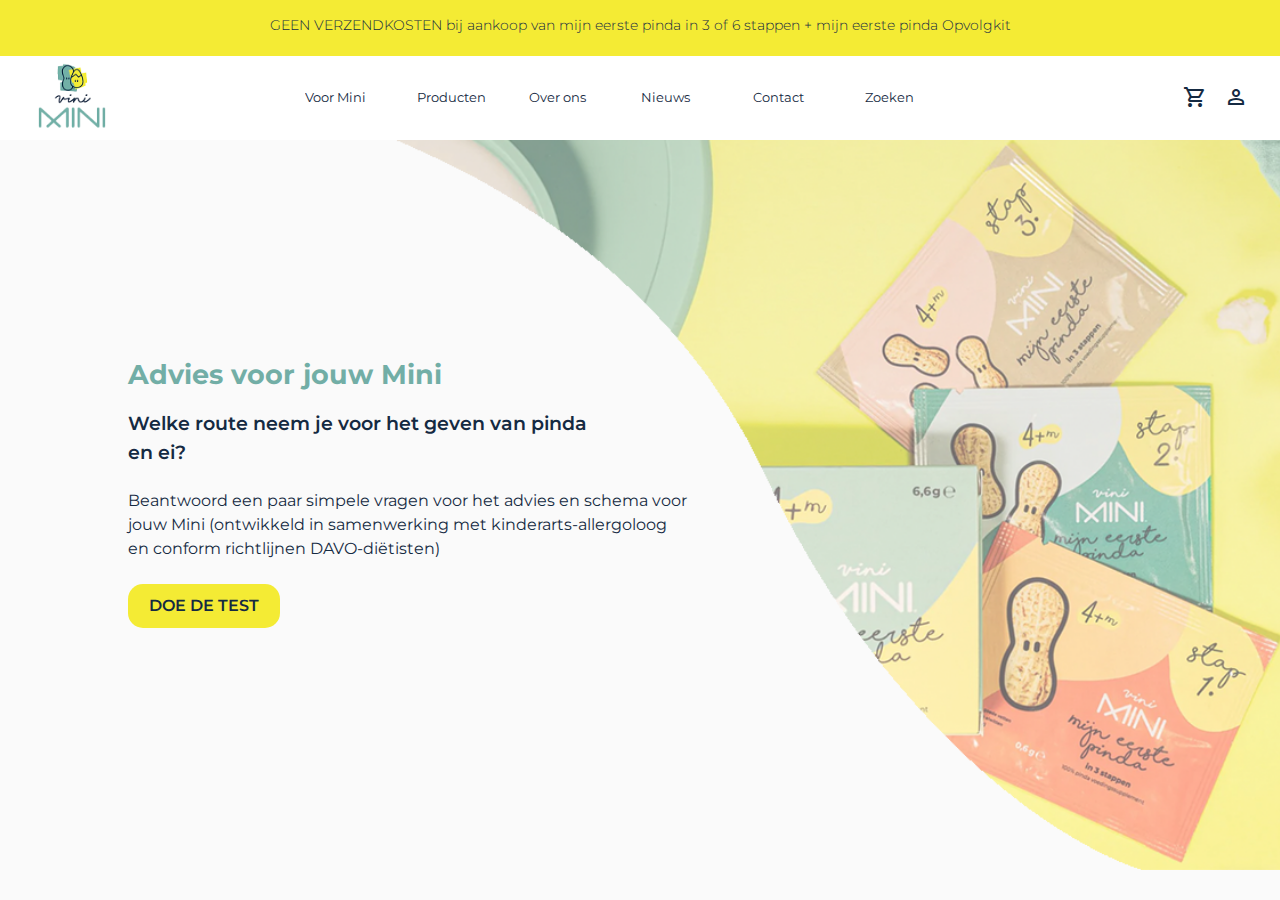
<file: index.html>
<!DOCTYPE html>
<html lang="en">

<head>
    <meta charset="UTF-8">
    <meta http-equiv="X-UA-Compatible" content="IE=edge">
    <meta name="viewport" content="width=device-width, initial-scale=1.0">
    <link rel="stylesheet" href="styles/styles.css">
    <link rel="stylesheet"
        href="https://fonts.googleapis.com/css2?family=Material+Symbols+Outlined:opsz,wght,FILL,GRAD@20..48,100..700,0..1,-50..200" />
    <script src="scripts/main.js" defer></script>
    <title>Vini Mini</title>
</head>

<body>
    <!--YELLOW BANNER-->
    <header>
        <p>GEEN VERZENDKOSTEN bij aankoop van mijn eerste pinda in 3 of 6 stappen + mijn eerste pinda Opvolgkit</p>
    </header>

    <!--NAV + LOGO-->

    <div class="navbar">
        <div class="container flex-nav">
            <div class="nav-header">

                <button class="nav-toggle" id="navToggle">
                    <span class="material-symbols-outlined">
                        menu</span></button>

                <div> <a href="index.html"> <img src="assets/logo.png" alt="logo"></a></div>

                <nav class="nav-links" id="nav-links">

                    <button class="nav-toggle2" id="navToggle2">
                        <span class="material-symbols-outlined">
                            close</span></button>

                    <ul>
                        <li class="nav-link"> <a href="#">Voor Mini</a></li>
                        <li class="nav-link"> <a href="#">Producten</a></li>
                        <li class="nav-link"> <a href="#">Over ons</a></li>
                        <li class="nav-link"> <a href="#">Nieuws</a></li>
                        <li class="nav-link"> <a href="#">Contact</a></li>
                        <li class="nav-link"> <a href="#">Zoeken</a></li>
                    </ul>
                </nav>

                <div class="icons">
                    <button class="shoppingcart">
                        <span class="material-symbols-outlined">
                            shopping_cart</span></button>

                    <button class="person">
                        <span class="material-symbols-outlined">
                            person</span></button>
                </div>
            </div>
        </div>
    </div>


    <main>

        <section class="hero">
            <div class="text">
                <h1> Advies voor jouw Mini</h1>
                <br>
                <h2> Welke route neem je voor het geven van pinda en ei?</h2>
                <br>
                <h3> Beantwoord een paar simpele vragen voor het advies en schema voor jouw Mini (ontwikkeld in
                    samenwerking met kinderarts-allergoloog en conform richtlijnen DAVO-diëtisten)</h3>
                <br>
                <a href="test.html" class="button">DOE DE TEST</a>


            </div>
        </section>


        <section class="picture">

            <div class="curve">
                <svg data-name="Layer 1" xmlns="http://www.w3.org/2000/svg" viewBox="0 0 1200 120"
                    preserveAspectRatio="none">
                    <path
                        d="M985.66,92.83C906.67,72,823.78,31,743.84,14.19c-82.26-17.34-168.06-16.33-250.45.39-57.84,11.73-114,31.07-172,41.86A600.21,600.21,0,0,1,0,27.35V120H1200V95.8C1132.19,118.92,1055.71,111.31,985.66,92.83Z"
                        class="shape-fill"></path>
                </svg>
            </div>

            <div class="curve2">
                <svg data-name="Layer 1" xmlns="http://www.w3.org/2000/svg" viewBox="0 0 1200 120"
                    preserveAspectRatio="none">
                    <path
                        d="M985.66,92.83C906.67,72,823.78,31,743.84,14.19c-82.26-17.34-168.06-16.33-250.45.39-57.84,11.73-114,31.07-172,41.86A600.21,600.21,0,0,1,0,27.35V120H1200V95.8C1132.19,118.92,1055.71,111.31,985.66,92.83Z"
                        class="shape-fill"></path>
                </svg>
            </div>
            </div>

        </section>



    </main>











</body>

</html>
</file>
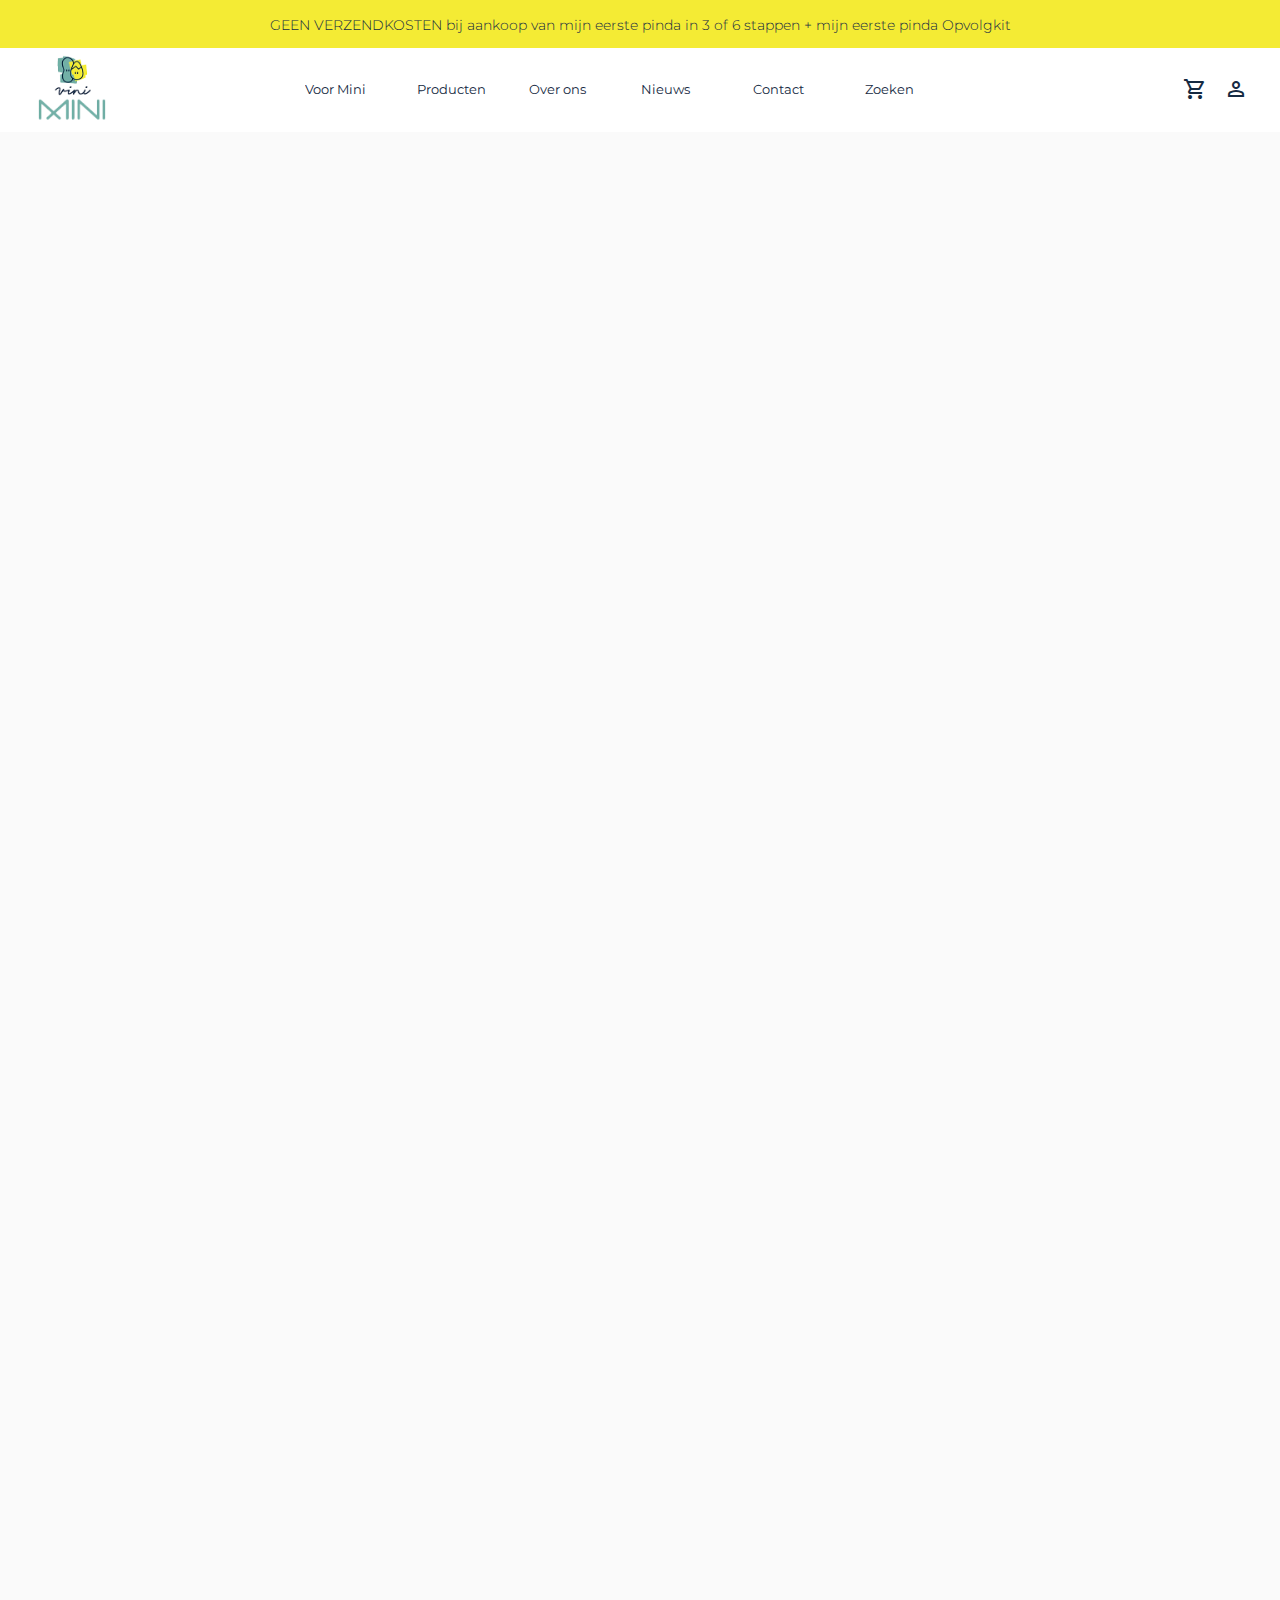
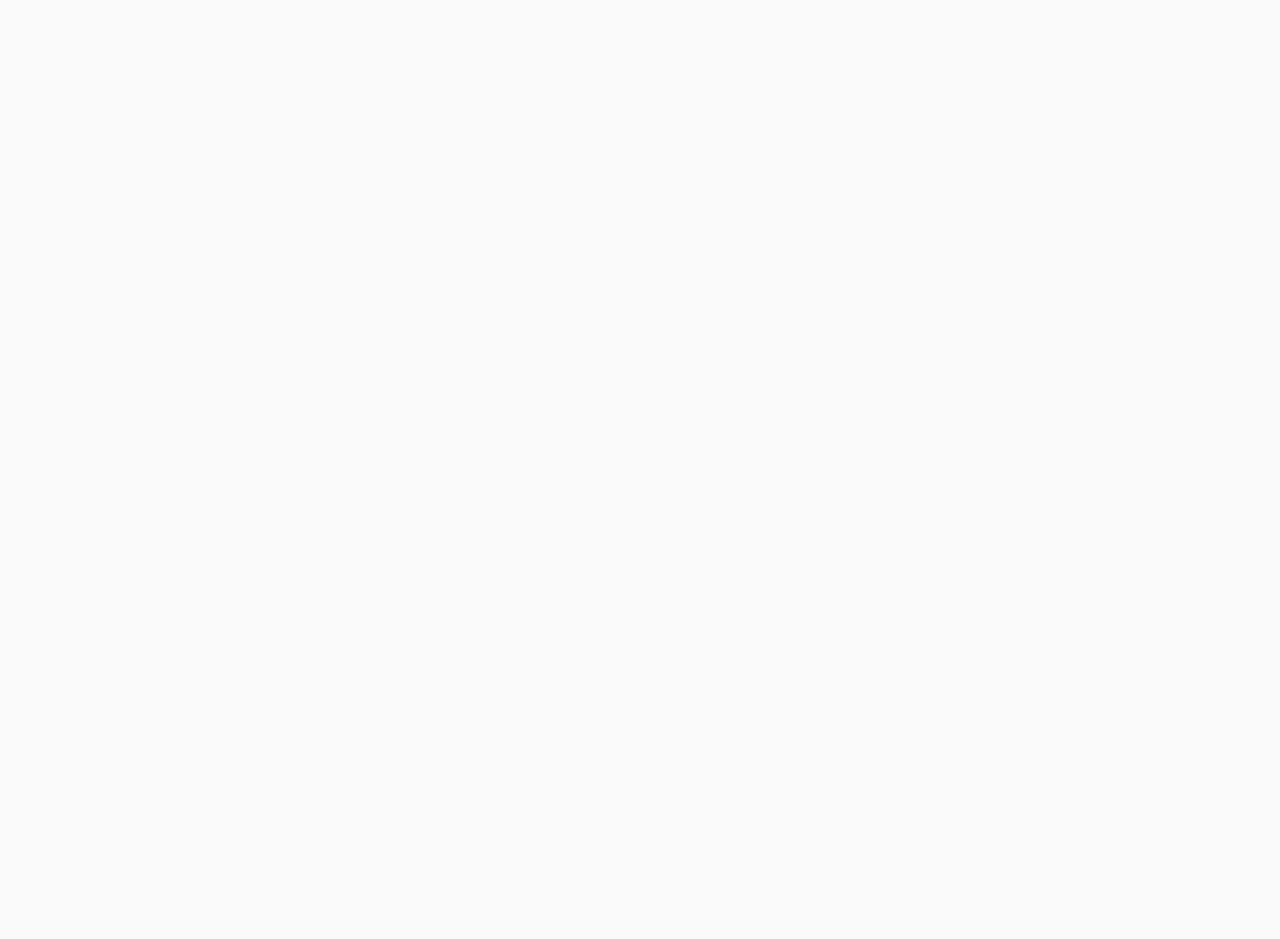
<file: test.html>
<!DOCTYPE html>
<html lang="en">

<head>
  <meta charset="UTF-8">
  <meta http-equiv="X-UA-Compatible" content="IE=edge">
  <meta name="viewport" content="width=device-width, initial-scale=1.0">
  <link rel="stylesheet" href="styles/test.css">
  <link rel="stylesheet"
    href="https://fonts.googleapis.com/css2?family=Material+Symbols+Outlined:opsz,wght,FILL,GRAD@20..48,100..700,0..1,-50..200" />
  <script src="scripts/main.js" defer></script>
  <title>Vini Mini</title>
</head>

<body>
  <!--YELLOW BANNER-->
  <header>
    <p>GEEN VERZENDKOSTEN bij aankoop van mijn eerste pinda in 3 of 6 stappen + mijn eerste pinda Opvolgkit</p>
  </header>

  <!--NAV + LOGO-->

  <div class="navbar">
    <div class="container flex-nav">
      <div class="nav-header">

        <button class="nav-toggle" id="navToggle">
          <span class="material-symbols-outlined">
            menu</span></button>

        <div> <a href="index.html"> <img src="assets/logo.png" alt="logo"></a></div>

        <nav class="nav-links" id="nav-links">

          <button class="nav-toggle2" id="navToggle2">
            <span class="material-symbols-outlined">
              close</span></button>

          <ul>
            <li class="nav-link"> <a href="#">Voor Mini</a></li>
            <li class="nav-link"> <a href="#">Producten</a></li>
            <li class="nav-link"> <a href="#">Over ons</a></li>
            <li class="nav-link"> <a href="#">Nieuws</a></li>
            <li class="nav-link"> <a href="#">Contact</a></li>
            <li class="nav-link"> <a href="#">Zoeken</a></li>
          </ul>
        </nav>

        <div class="icons">
          <button class="shoppingcart">
            <span class="material-symbols-outlined">
              shopping_cart</span></button>

          <button class="person">
            <span class="material-symbols-outlined">
              person</span></button>
        </div>
      </div>
    </div>
  </div>

  <main>

    <form class="multistep-form">

      <fieldset class="card">
        <h2>Doe de test</h2>
        <h3>We zullen je hier een aantal vragen stellen over jou en je Mini die we nodig hebben om advies te kunnen
          geven. Aan het einde van de vragenlijst heb je de mogelijkheid om een account aan te maken, zodat alle
          informatie overzichtelijk bij elkaar staat.
          Als je het niet fijn vindt om jouw gegevens achter te laten, dan hoeft dit uiteraard niet.</h3>
        <div class="validation"></div>
        <button type="button" data-next class="btn btn-primary">START</button>
      </fieldset>

      <fieldset class="card">
        <h4> Vraag 1/6</h4>
        <h2>Hoe heet jouw Mini?</h2>
        <br>
        <input type="text" name="firstName" placeholder="Naam" required />

        <button type="button" data-previous class="btn btn-primary">VORIGE</button>
        <button type="button" data-next class="btn btn-primary">VOLGENDE</button>
      </fieldset>

      <fieldset class="card">
        <h4> Vraag 2/6</h4>
        <h2>Wat is de geboortedatum van jouw Mini?</h2>
        <br>
        <input type="date" name="firstName" placeholder="DD/MM/JJJJ" required />

        <button type="button" data-previous class="btn btn-primary">VORIGE</button>
        <button type="button" data-next class="btn btn-primary">VOLGENDE</button>
      </fieldset>

      <fieldset class="card">
        <h4> Vraag 3/6</h4>
        <h2>Is het je eerste Mini?</h2>

        <label class="radiobtn">Ja
          <input type="radio" name="radio" checked>
          <span class="checkmark"></span>
        </label>

        <label class="radiobtn">Nee
          <input type="radio" name="radio" checked>
          <span class="checkmark"></span>
        </label>

        <button type="button" data-previous class="btn btn-primary">VORIGE</button>
        <button type="submit" data-next class="submit btn btn-primary">VOLGENDE</button>
      </fieldset>

      <fieldset class="card">
        <h4> Vraag 4/6</h4>
        <h2>Heeft jouw Mini ooit een acute allergische reactie gehad na het eten? <button class="info">
            <span class="material-symbols-outlined">
              info</span></button>
        </h2>


        <label class="radiobtn">Ja
          <input type="radio" name="radio" checked>
          <span class="checkmark"></span>
        </label>

        <label class="radiobtn">Nee
          <input type="radio" name="radio" checked>
          <span class="checkmark"></span>
        </label>

        <label class="radiobtn">Weet ik niet
          <input type="radio" name="radio" checked>
          <span class="checkmark"></span>
        </label>

          <button type="button" data-previous class="btn btn-primary">VORIGE</button>
          <button type="submit" data-next class="submit btn btn-primary">VOLGENDE</button>
      </fieldset>

      <fieldset class="card">
        <h4> Vraag 5/6</h4>
        <h2>Heeft jouw Mini eczeem? <button class="info">
          <span class="material-symbols-outlined">
            info</span></button>
          </h2>

        <label class="radiobtn">Ja
          <input type="radio" name="radio" checked>
          <span class="checkmark"></span>
        </label>

        <label class="radiobtn">Nee
          <input type="radio" name="radio" checked>
          <span class="checkmark"></span>
        </label>

        <label class="radiobtn">Weet ik niet
          <input type="radio" name="radio" checked>
          <span class="checkmark"></span>
        </label>

        <button type="button" data-previous class="btn btn-primary">VORIGE</button>
        <button type="submit" data-next class="submit btn btn-primary">VOLGENDE</button>
      </fieldset>

      <fieldset class="card">
        <h4> Vraag 6/6</h4>
        <h2>Zijn er voedselallergieën in de rest van het gezin?</h2>

        <label class="radiobtn">Ja
          <input type="radio" name="radio" checked>
          <span class="checkmark"></span>
        </label>

        <label class="radiobtn">Nee
          <input type="radio" name="radio" checked>
          <span class="checkmark"></span>
        </label>

        <label class="radiobtn">Weet ik niet
          <input type="radio" name="radio" checked>
          <span class="checkmark"></span>
        </label>

        <button type="button" data-previous class="btn btn-primary">VORIGE</button>
        <button type="submit" data-next class="submit btn btn-primary">VOLGENDE</button>
      </fieldset>

      <fieldset class="card">
        <h2>Klaar met de test!</h2>
        <h3>Maak een account om te zien welk stappenplan het best past bij jouw Mini.</h3>
        <br>
        <input type="email" name="email" placeholder="Email" required />
        <input type="password" name="password" placeholder="Password" required />
        <input type="password" name="confirmPassword" placeholder="Confirm Password" required />

        <h5>Verder zonder account? Klik dan <a href="">hier</a></h5>

        <div class="validation"></div>
        <a href="calender.html">
          <button type="button" data-submit class="btn btn-primary">Submit</button>
        </a>
      </fieldset>

    </form>

  </main>

</body>

</html>
</file>
<file: styles/styles.css>
@import url('https://fonts.googleapis.com/css2?family=Montserrat:wght@200;300;400;600;700&display=swap');

* {
    box-sizing: border-box;
    margin: 0;
    padding: 0;
}

body {
    font-family: 'Montserrat';
    background-color: #fafafa;
}

:root {
    --green: #72AEA6;
    --darkblue: #152a42;
    --yellow: #f4eb34;
    --bg: #fafafa;
}

/* YELLOW BANNER */
header {
    width: 100%;
    height: 3.5rem;
    background-color: var(--yellow);
    position: relative;
    padding: 1em;
}

p {
    color: #152a42;
    text-align: center;
    font-family: 'Montserrat', sans-serif;
    font-size: 0.7rem;
    font-weight: 300;
    width: 100%;
}

/* NAVBAR */
/* NAVBAR */
.container {
    max-width: 1100px;
    margin: 0 auto;
    padding: 0 2em;
  
  }
  
  .nav-link {
    list-style: none;
    margin: 20px 0;
    border-bottom: 1.5px solid #e0dede;
    width: 10rem;
  }
  
  li a {
    color: #152a42;
    font-size: 1.2em;
    font-family: 'Montserrat';
    font-weight: 400;
    text-decoration: none;
    line-height: 1.7em;
  
  }
  
  li a:hover {
    color: var(--green);
  
  }
  
  .navbar {
    background-color: #fff;
    position: sticky;
    width: 100%;
  }
  
  .flex-nav {
    display: flex;
    flex-direction: column;
  }
  
  .navbar img {
    width: 5em;
    padding: 0.4em;
  }
  
  .nav-header {
    width: 100%;
    display: flex;
    flex-flow: row nowrap;
    justify-content: space-between;
    align-items: center;
  }
  
  .nav-toggle {
    background-color: transparent;
    border: transparent;
    color: #152a42;
    font-family: 'Montserrat', sans-serif;
    font-weight: 600;
    font-size: 1rem;
    letter-spacing: 0.1em;
  }
  
  .nav-links {
    display: none;
  }
  
  .nav-open {
    position: fixed;
    display: block;
    top: 0;
    left: 0;
    height: 100vh;
    padding: 3rem;
    background: white;
    /* transition: 2s; */
    z-index: 99
  }

/* ICONS */
.hamburger,
.shoppingcart,
.person {
    background-color: transparent;
    border: none;
    color: #152a42;
    position: relative;
}

.shoppingcart:hover {
    color: var(--green);

}

.person:hover {
    color: var(--green);
}



/* HERO*/

.hero {
    background-color: #fafafa;
}

.hero h1 {
    font-family: 'Montserrat', sans-serif;
    font-weight: 700;
    color: var(--green);
    font-size: 1.5rem;
    text-align: left;
}

.hero h2 {
    width: 100%;
    font-family: 'Montserrat', sans-serif;
    font-weight: 600;
    font-size: 1rem;
    color: #152a42;
    text-align: left;
}

.hero h3 {
    width: 100%;
    font-family: 'Montserrat', sans-serif;
    font-weight: 400;
    font-size: 0.9rem;
    color: #152a42;
    text-align: left;
}

.text {
    width: 100%;
    display: block;
    line-height: 1.4em;
    padding-top: 3em;
}


/*SECTIONS*/

section {
    position: relative;
    display: flex;
    flex-direction: column;
    align-items: center;
    min-height: 400px;
    padding: 4em 10vw;
}

/*BUTTON*/
.button {
    display: inline-block;
    text-decoration: none;
    background-color: var(--yellow);
    color: #152a42;
    border: none;
    border-radius: 15px;
    padding: 0.5em 1.2em;
    font-size: 0.8rem;
    font-family: 'Montserrat', sans-serif;
    font-weight: 600;
    align-self: flex-start;
}

.button:hover {
    background-color: var(--green);
    color: #ffffff;
}

/*SECTION 2*/

.picture {
    background-image: url("../assets/afb1.png");
    opacity: 60%;
    background-size: cover;
}

.section2{
    background-color: white;
}

/* CURVES*/
.curve {
    position: absolute;
    top: 0;
    left: 0;
    width: 100%;
    overflow: hidden;
    line-height: 0;
    transform: rotate(180deg);
}

.curve svg {
    position: relative;
    display: block;
    width: calc(141% + 1.3px);
    height: 40px;
    transform: rotateY(180deg);
}

.curve .shape-fill {
    fill: #FAFAFA;
}

.curve2 {
    position: absolute;
    bottom: 0;
    left: 0;
    width: 100%;
    overflow: hidden;
    line-height: 0;
}

.curve2 svg {
    position: relative;
    display: block;
    width: calc(138% + 1.3px);
    height: 40px;
}

.curve2 .shape-fill {
    fill: #FFFFFF;
}


/*RESPONSIVE*/

@media only screen and (min-width: 50rem) {

    .nav-links {
        display: block;
        height: 0;
        overflow: hidden;
        text-align: left;
    }

    .hero {
        background-image: url("../assets/background4.png");
        background-size: cover;
        background-repeat: no-repeat;
    }

    .nav-toggle {
        display: none;
    }

    .flex-nav {
        flex-direction: row;
        justify-content: space-between;
        align-items: center;
        padding: 0 2em;
    }

    .nav-links {
        height: auto;
    }

    ul {
        text-align: center;
        display: flex;

    }

    .nav-link {
        display: flex;
        border-bottom: none;
        margin: 0em;
        width: 5em;
    }

    li a {
        font-size: 0.8em;

    }

    .nav-toggle2 {
        display: none;
    }

    .picture {
        display: none;
    }

    p {
        font-size: 0.9em;
    }

    .hero h1 {
        color: var(--green);
        font-size: 1.6rem;
        text-align: left;
    }
    
    .hero h2 {
        max-width: 55%;
        font-size: 1.2rem;
        line-height: 1.5em;
        color: #152a42;
        text-align: left;
    }
    
    .hero h3 {
        max-width: 60%;
        font-size: 1rem;
        line-height: 1.5em;

    }
    
    .text {
        padding-top: 8em;
    }


    .button {
        padding: 0.5em 1.2em;
        font-size: 0.9rem;
        font-family: 'Montserrat', sans-serif;
        font-weight: 600;
        align-self: flex-start;
    }

    
}

@media only screen and (min-width: 1024px) {
    .nav-link {
        width: 7em;
    }

    .container {
        max-width: 1350px;
    
    }

    .shoppingcart{
        padding: 1em;
    }

    section{
        height: 655px;
    }
    .hero h1 {
        color: var(--green);
        font-size: 1.6rem;
        text-align: left;
    }
    
    .hero h2 {
        max-width: 55%;
        font-size: 1.2rem;
        line-height: 1.5em;
        color: #152a42;
        text-align: left;
    }
    
    .hero h3 {
        max-width: 60%;
        font-size: 1rem;
        line-height: 1.5em;

    }
    
    .text {
        padding-top: 8em;
    }

    .button {
        padding: 0.7em 1.3em;
        font-size: 1rem;

    }

}

@media only screen and (min-width: 1180px) {
    section{
        height: 730px;
    }

    .hero h1 {
        color: var(--green);
        font-size: 1.7rem;
        text-align: left;
    }
    
    .hero h2 {
        max-width: 45%;
        font-size: 1.2rem;
        line-height: 1.5em;
        color: #152a42;
        text-align: left;
    }
    
    .hero h3 {
        max-width: 55%;
        font-size: 1rem;
        line-height: 1.5em;

    }
    
    .text {
        padding-top: 10em;
    }}

    @media only screen and (min-width: 1286px) {

        .navbar img {
            width: 7em;
            padding: 0.4em;
        }


        .hero h2 {
            max-width: 40%;
            font-size: 1.2rem;
            line-height: 1.5em;
        }
        
        .hero h3 {
            max-width: 50%;
            font-size: 1rem;
            line-height: 1.5em;
    
        }
        
        .text {
            padding-top: 12em;
        }}

        @media only screen and (min-width: 1350px) {

            .hero h1 {
                font-size: 2em;
            }
        
            .hero h2 {
                max-width: 35%;
                font-size: 1.3rem;
                line-height: 1.5em;
            }
            
            .hero h3 {
                max-width: 35%;
                font-size: 1rem;
                line-height: 1.5em;
        
            }
            
            .text {
                padding-top: 13em;
            }}
</file>
<file: styles/test.css>
@import url('https://fonts.googleapis.com/css2?family=Montserrat:wght@200;300;400;600;700&display=swap');

* {
  box-sizing: border-box;
  margin: 0;
  padding: 0;
}

body {
  font-family: 'Montserrat';
  background-color: #fafafa;
}

:root {
  --green: #72AEA6;
  --darkblue: #152a42;
  --yellow: #f4eb34;
  --bg: #fafafa;
}

/* YELLOW BANNER */
header {
  width: 100%;
  height: 3rem;
  background-color: var(--yellow);
  position: relative;
  padding: 1em;
}

p {
  color: #152a42;
  text-align: center;
  font-family: 'Montserrat', sans-serif;
  font-size: 0.7rem;
  font-weight: 300;
  padding: 1.2em auto;
  width: 100%;
}

/* NAVBAR */
.container {
  max-width: 1100px;
  margin: 0 auto;
  padding: 0 2em;

}

.nav-link {
  list-style: none;
  margin: 20px 0;
  border-bottom: 1.5px solid #e0dede;
  width: 10rem;
}

li a {
  color: #152a42;
  font-size: 1.2em;
  font-family: 'Montserrat';
  font-weight: 400;
  text-decoration: none;
  line-height: 1.7em;

}

li a:hover {
  color: var(--green);

}

.navbar {
  background-color: #fff;
  position: sticky;
  width: 100%;
}

.flex-nav {
  display: flex;
  flex-direction: column;
}

.navbar img {
  width: 5em;
  padding: 0.4em;
}

.nav-header {
  width: 100%;
  display: flex;
  flex-flow: row nowrap;
  justify-content: space-between;
  align-items: center;
}

.nav-toggle {
  background-color: transparent;
  border: transparent;
  color: #152a42;
  font-family: 'Montserrat', sans-serif;
  font-weight: 600;
  font-size: 1rem;
  letter-spacing: 0.1em;
}

.nav-links {
  display: none;
}

.nav-open {
  position: fixed;
  display: block;
  top: 0;
  left: 0;
  height: 100vh;
  padding: 3rem;
  background: white;
  /* transition: 2s; */
  z-index: 99;
}

/* ICONS */
.hamburger,
.shoppingcart,
.person {
  background-color: transparent;
  border: none;
  color: #152a42;
  position: relative;
}

.shoppingcart:hover {
  color: var(--green);

}

.person:hover {
  color: var(--green);
}

/* FORM */
.multistep-form {
  margin-top: 3em;
  padding: 0.5rem 1.5rem;
  overflow: hidden;
}

.card {
  padding: 0rem 2rem 1.5rem 2rem;
  margin: 0rem auto 0 auto;
  border: none;
  border-radius: 10px;
  background-color: white;
  color: #333;
  box-shadow: -1px 2px 8px 2px rgba(0, 0, 0, 0.2);
  opacity: 0;
  animation: slide-out 300ms ease-in-out;
}

.card h2 {
  text-align: left;
  width: 100%;
  align-items: center;
  color: #649b94;
  font-size: 1.1rem;
  margin-top: 1.2em;
  padding: 0.5rem;
}

.card h3 {
  text-align: left;
  width: 100%;
  align-items: center;
  color: #152a42;
  font-weight: 400;
  font-size: 0.8rem;
  padding: 0.5rem;
  line-height: 1.4em;
}

.card h4 {
  text-align: right;
  justify-content: right;
  width: 100%;
  align-items: center;
  color: #94989e;
  font-weight: 400;
  font-size: 0.7rem;
  padding-top: 1rem;

}

.card h5 {
  color: #94989e;
  text-align: left;
  width: 100%;
  align-items: center;
  font-weight: 400;
  font-size: 0.8rem;
  padding: 0.5rem;
  line-height: 1.4em;
}

.card h5 a{
  text-decoration: none;
  color: #649b94;
  font-weight: 600;
}

.card input,
.card textarea {
  font-family: inherit;
  display: block;
  margin-bottom: 0.75rem;
  padding: 0.75rem 0.75rem;
  width: 100%;
  border: 1px solid #ddd;
  outline: none;
}

.card textarea {
  resize: none;
  height: 75px;
}

.card input:focus,
.card textarea:focus {
  border: 1px solid #649b94;
}

.card button:first-of-type {
  margin-left: 0.5em;
}

.info{
  background-color: transparent;
  border: none;
  color: #649b94;
  position: absolute;
}


.btn {
  font-family: 'Montserrat';
  outline: none;
  border: none;
  cursor: pointer;
  margin: 1em;
}

.btn-primary {
  color: #152a42;
  background-color: #f4eb34;
  border-radius: 40px;
  font-size: 0.7em;
  font-weight: 600;
  letter-spacing: 0.1em;
  padding: 1em 1.5em;
}

.btn-primary:hover,
.btn-primary:focus {
  background-color: #649b94;
  color: white;
}

.card.active {
  animation: slide-in 150ms 125ms ease-in-out both;
}

.hide {
  display: none;
}

/* CHECKBOX */
.radiobtn {
  display: block;
  position: relative;
  margin-top: 12px;
  padding-left: 35px;
  margin-bottom: 12px;
  cursor: pointer;
  font-size: 0.9em;
}

.radiobtn input {
  display: none;
}

.checkmark {
  margin-left: 5px;
  position: absolute;
  top: 0;
  left: 0;
  height: 15px;
  width: 15px;
  background-color: #fff;
  border: 1px solid #649b94;
  border-radius: 50%;
}

.radiobtn:hover input~.checkmark {
  background-color: #f2f3f4;
}


.checkmark:after {
  content: "";
  position: absolute;
  display: none;
}

.radiobtn input:checked~.checkmark:after {
  display: block;
}

.radiobtn .checkmark:after {
  top: 1.7px;
  left: 1.3px;
  width: 10px;
  height: 10px;
  border-radius: 50%;
  background: #649b94;
}


@keyframes slide-in {
  0% {
    transform: translateX(50%);
    opacity: 0;
  }

  100% {
    transform: translateX(0);
    opacity: 1;
  }
}

@keyframes slide-out {
  0% {
    opacity: 1;
    transform: translateX(0);
  }

  100% {
    opacity: 0;
    transform: translateX(50%);
  }
}

/*RESPONSIVE*/
@media only screen and (min-width: 422px) {}
  
  .card {
max-width: 400px;
  }



@media only screen and (min-width: 50rem) {
  .nav-links {
      display: block;
      height: 0;
      overflow: hidden;
      text-align: left;
  }

  .hero {
      background-image: url("../assets/background4.png");
      background-size: cover;
      background-repeat: no-repeat;
  }

  .nav-toggle {
      display: none;
  }

  .flex-nav {
      flex-direction: row;
      justify-content: space-between;
      align-items: center;
      padding: 0 2em;
  }

  .nav-links {
      height: auto;
  }

  ul {
      text-align: center;
      display: flex;

  }

  .nav-link {
      display: flex;
      border-bottom: none;
      margin: 0em;
      width: 5em;
  }

  li a {
      font-size: 0.8em;

  }

  .nav-toggle2 {
      display: none;
  }

  .picture {
      display: none;
  }

  p {
      font-size: 0.9em;
  }
  
  .text {
      padding-top: 8em;
  }


  .button {
      padding: 0.5em 1.2em;
      font-size: 0.9rem;
      font-family: 'Montserrat', sans-serif;
      font-weight: 600;
      align-self: flex-start;
  }

  
}

@media only screen and (min-width: 1024px) {
  .nav-link {
      width: 7em;
  }

  .container {
      max-width: 1350px;
  
  }

  .shoppingcart{
      padding: 1em;
  }

  section{
      height: 655px;
  }
  
  .text {
      padding-top: 8em;
  }

  .button {
      padding: 0.7em 1.3em;
      font-size: 1rem;

  }

}
</file>
